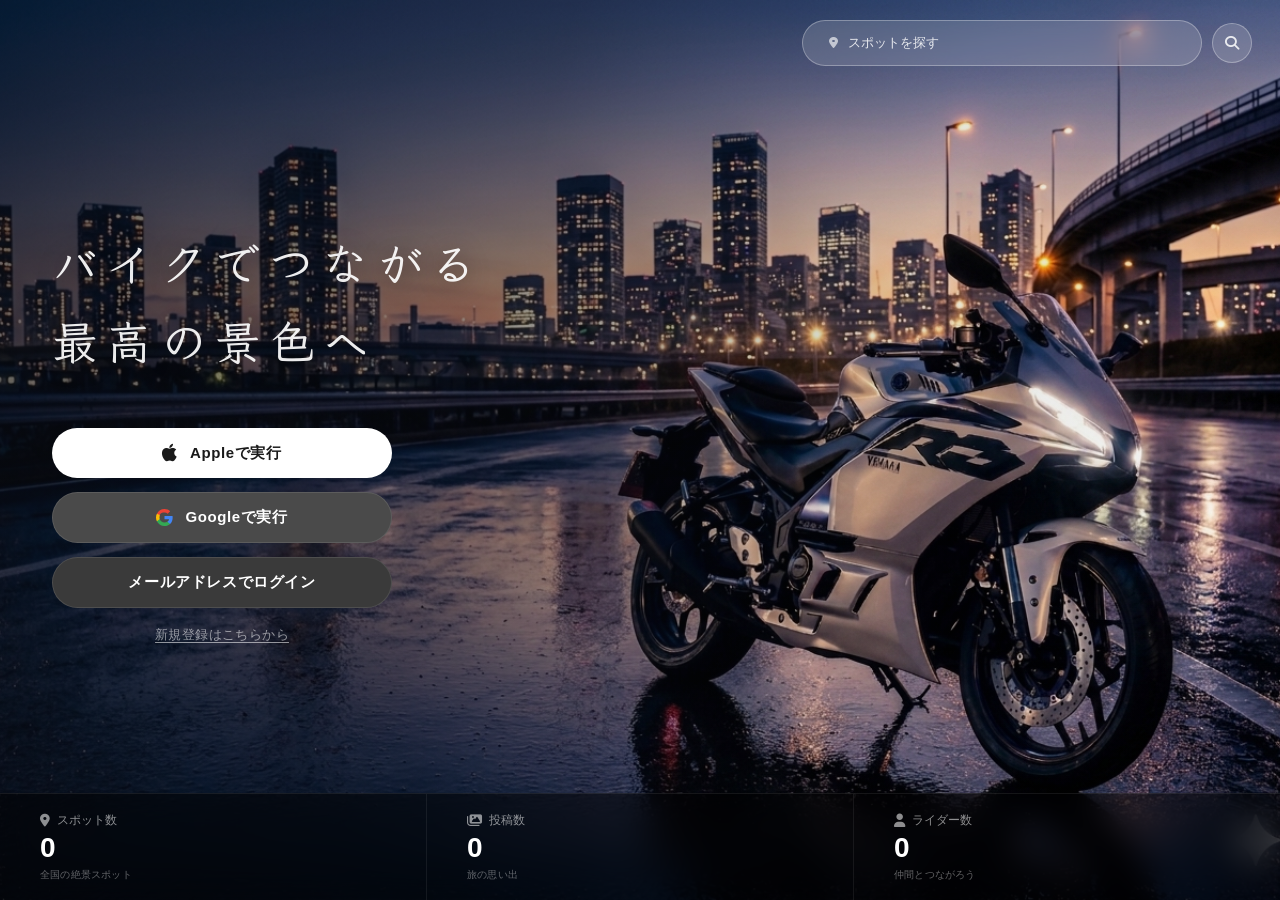
<file: index.html>
<!DOCTYPE html>
<html lang="ja">
<head>
  <meta charset="UTF-8">
  <meta name="viewport" content="width=device-width, initial-scale=1.0">
  <title>ログイン | すきまけしき</title>
  <link rel="preconnect" href="https://fonts.googleapis.com">
  <link href="https://fonts.googleapis.com/css2?family=Klee+One:wght@400;600&display=swap" rel="stylesheet">
  <link rel="stylesheet" href="css/fa/all.min.css">
  <link rel="stylesheet" href="css/base.css">
  <link rel="stylesheet" href="css/login.css">
</head>
<body>

<div id="login-page" class="page active">
  <div class="login-bg"></div>
  <div class="login-overlay"></div>
  <div class="bike-center">
    <img src="images/icon.png" alt="" class="login-icon">
  </div>

  <header class="login-header">
    <a class="logo" href="index.html">
    </a>
    <div class="search-area">
      <div class="search-bar">
        <i class="fa fa-map-marker-alt"></i>
        <span>スポットを探す</span>
      </div>
      <button class="search-btn"><i class="fa fa-search"></i></button>
    </div>
  </header>

  <div class="login-content">
    <h1 class="hero-text">バイクでつながる<br>最高の景色へ</h1>

    <div class="auth-buttons">
      <button class="btn-auth btn-apple" onclick="goHome()">
        <i class="fab fa-apple"></i> Appleで実行
      </button>
      <button class="btn-auth btn-google" onclick="goHome()">
        <svg width="17" height="17" viewBox="0 0 18 18" style="flex-shrink:0">
          <path fill="#4285F4" d="M17.64 9.2c0-.637-.057-1.251-.164-1.84H9v3.481h4.844a4.14 4.14 0 0 1-1.796 2.716v2.259h2.908c1.702-1.567 2.684-3.875 2.684-6.615z"/>
          <path fill="#34A853" d="M9 18c2.43 0 4.467-.806 5.956-2.184l-2.908-2.259c-.806.54-1.837.86-3.048.86-2.344 0-4.328-1.584-5.036-3.711H.957v2.332A8.997 8.997 0 0 0 9 18z"/>
          <path fill="#FBBC05" d="M3.964 10.706A5.41 5.41 0 0 1 3.682 9c0-.593.102-1.17.282-1.706V4.962H.957A8.996 8.996 0 0 0 0 9c0 1.452.348 2.827.957 4.038l3.007-2.332z"/>
          <path fill="#EA4335" d="M9 3.58c1.321 0 2.508.454 3.44 1.345l2.582-2.58C13.463.891 11.426 0 9 0A8.997 8.997 0 0 0 .957 4.962L3.964 6.294C4.672 4.169 6.656 3.58 9 3.58z"/>
        </svg>
        Googleで実行
      </button>
      <button class="btn-auth btn-email" onclick="goHome()">
        メールアドレスでログイン
      </button>
      <button class="btn-link" onclick="window.location.href='pages/signup.html'">新規登録はこちらから</button>
    </div>
  </div>

  <div class="stats-bar">
    <div class="stat-item">
      <div class="stat-head"><i class="fa fa-map-marker-alt"></i><span>スポット数</span></div>
      <div class="stat-number" data-target="2434">0</div>
      <div class="stat-sub">全国の絶景スポット</div>
    </div>
    <div class="stat-item">
      <div class="stat-head"><i class="fa fa-images"></i><span>投稿数</span></div>
      <div class="stat-number" data-target="16384">0</div>
      <div class="stat-sub">旅の思い出</div>
    </div>
    <div class="stat-item">
      <div class="stat-head"><i class="fa fa-user"></i><span>ライダー数</span></div>
      <div class="stat-number" data-target="8192">0</div>
      <div class="stat-sub">仲間とつながろう</div>
    </div>
  </div>
</div>

<script>
  document.querySelectorAll('.btn-auth').forEach(btn => {
    btn.addEventListener('click', function(e) {
      const r = document.createElement('span');
      r.className = 'ripple';
      const rect = this.getBoundingClientRect();
      const size = Math.max(rect.width, rect.height);
      r.style.cssText = `width:${size}px;height:${size}px;left:${e.clientX-rect.left-size/2}px;top:${e.clientY-rect.top-size/2}px`;
      this.appendChild(r);
      r.addEventListener('animationend', () => r.remove());
    });
  });

  function countUp(el, target, duration) {
    const fmt = { 2434:'2,434+', 16384:'16,384+', 8192:'8,192+' };
    let start = null;
    function step(ts) {
      if (!start) start = ts;
      const p = Math.min((ts - start) / duration, 1);
      el.textContent = Math.floor((1 - Math.pow(1 - p, 3)) * target).toLocaleString() + '+';
      if (p < 1) requestAnimationFrame(step);
      else el.textContent = fmt[target] || target.toLocaleString() + '+';
    }
    requestAnimationFrame(step);
  }

  function goHome() {
    document.getElementById('login-page').style.transition = 'opacity 0.4s ease';
    document.getElementById('login-page').style.opacity = '0';
    setTimeout(() => { window.location.href = 'pages/home.html'; }, 400);
  }

  window.addEventListener('load', () => {
    setTimeout(() => {
      document.querySelectorAll('.stat-number[data-target]').forEach(el => {
        countUp(el, parseInt(el.dataset.target), 1800);
      });
    }, 1000);
  });
</script>
</body>
</html>
</file>
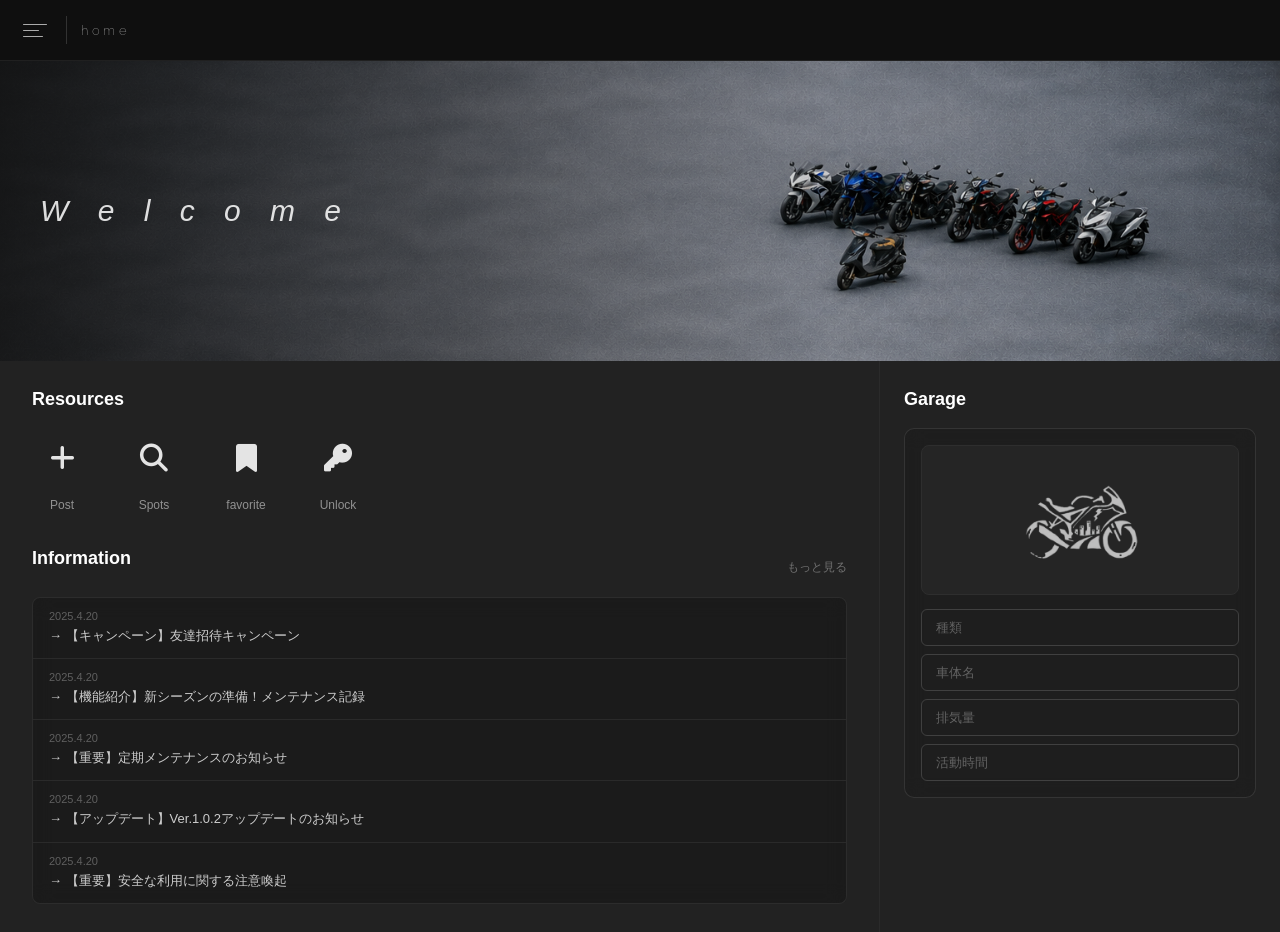
<file: pages/home.html>
<!DOCTYPE html>
<html lang="ja">
<head>
  <meta charset="UTF-8">
  <meta name="viewport" content="width=device-width, initial-scale=1.0">
  <title>すきまけしき</title>
  <link rel="stylesheet" href="../css/fa/all.min.css">
  <link rel="stylesheet" href="../css/base.css">
  <link rel="stylesheet" href="../css/home.css">
</head>
<body>

<!-- ===== DRAWER ===== -->
<div class="drawer-overlay" id="drawerOverlay" onclick="closeDrawer()"></div>
<nav class="drawer" id="drawer">
  <div class="drawer-logo">
    <img src="../images/icon.png" alt="">
    <div class="logo-name">sukima</div>
    <div class="logo-sub">すきまけしき</div>
  </div>
  <div class="drawer-menu">
    <a href="home.html" class="active"><i class="fa fa-home"></i> home</a>
    <a href="main.html"><i class="fa fa-search"></i> spots</a>
    <a href="post.html"><i class="fa fa-plus"></i> post</a>
    <a href="fav.html"><i class="fa fa-bookmark"></i> favorite</a>
    <a href="map.html"><i class="fa fa-unlock-alt"></i> unlock</a>
    <div class="drawer-spacer"></div>
    <a href="#"><i class="fa fa-cog"></i> settings</a>
  </div>
</nav>

<!-- ===== HOME PAGE ===== -->
<div id="home-page" class="page active">
  <header class="home-header">
    <button class="hamburger" onclick="openDrawer()"><span></span><span></span><span></span></button>
    <div class="header-divider"></div>
    <span class="region-badge">home</span>
  </header>

  <div class="welcome-banner">
    <img class="banner-img" src="../images/small.png" alt="">
    <div class="banner-grad"></div>
    <div class="welcome-text">W e l c o m e</div>
  </div>

  <div class="home-body">
    <div class="left-col">

      <!-- Resources -->
      <div class="resources-section">
        <div class="section-title">Resources</div>
        <div class="resources-row">
          <a class="res-item" href="post.html">
            <div class="res-icon"><i class="fa fa-plus"></i></div>
            <span class="res-label">Post</span>
          </a>
          <a class="res-item" href="main.html">
            <div class="res-icon"><i class="fa fa-search"></i></div>
            <span class="res-label">Spots</span>
          </a>
          <a class="res-item" href="#">
            <div class="res-icon"><i class="fa fa-bookmark"></i></div>
            <span class="res-label">favorite</span>
          </a>
          <a class="res-item" href="map.html">
            <div class="res-icon"><i class="fa fa-key"></i></div>
            <span class="res-label">Unlock</span>
          </a>
        </div>
      </div>

      <!-- Information -->
      <div class="info-section">
        <div class="info-head">
          <div class="section-title">Information</div>
          <span class="info-more">もっと見る</span>
        </div>
        <div class="info-list">
          <div class="info-row">
            <div class="info-date">2025.4.20</div>
            <div class="info-title">→ 【キャンペーン】友達招待キャンペーン</div>
          </div>
          <div class="info-row">
            <div class="info-date">2025.4.20</div>
            <div class="info-title">→ 【機能紹介】新シーズンの準備！メンテナンス記録</div>
          </div>
          <div class="info-row">
            <div class="info-date">2025.4.20</div>
            <div class="info-title">→ 【重要】定期メンテナンスのお知らせ</div>
          </div>
          <div class="info-row">
            <div class="info-date">2025.4.20</div>
            <div class="info-title">→ 【アップデート】Ver.1.0.2アップデートのお知らせ</div>
          </div>
          <div class="info-row">
            <div class="info-date">2025.4.20</div>
            <div class="info-title">→ 【重要】安全な利用に関する注意喚起</div>
          </div>
        </div>
      </div>

    </div>

    <!-- Garage -->
    <div class="right-col">
      <div class="section-title">Garage</div>
      <div class="garage-card">
        <div class="garage-bike-wrap">
          <img src="../images/icon.png" alt="バイク">
        </div>
        <div class="garage-fields">
          <input class="garage-input" type="text" placeholder="種類">
          <input class="garage-input" type="text" placeholder="車体名">
          <input class="garage-input" type="text" placeholder="排気量">
          <input class="garage-input" type="text" placeholder="活動時間">
        </div>
      </div>
    </div>
  </div>
</div>

<script>
  function openDrawer() {
    document.getElementById('drawer').classList.add('open');
    document.getElementById('drawerOverlay').classList.add('open');
  }

  function closeDrawer() {
    document.getElementById('drawer').classList.remove('open');
    document.getElementById('drawerOverlay').classList.remove('open');
  }

  window.addEventListener('load', () => {
    document.querySelectorAll('.info-row').forEach((row, i) => {
      setTimeout(() => row.classList.add('visible'), i * 80);
    });
  });
</script>
</body>
</html>
</file>
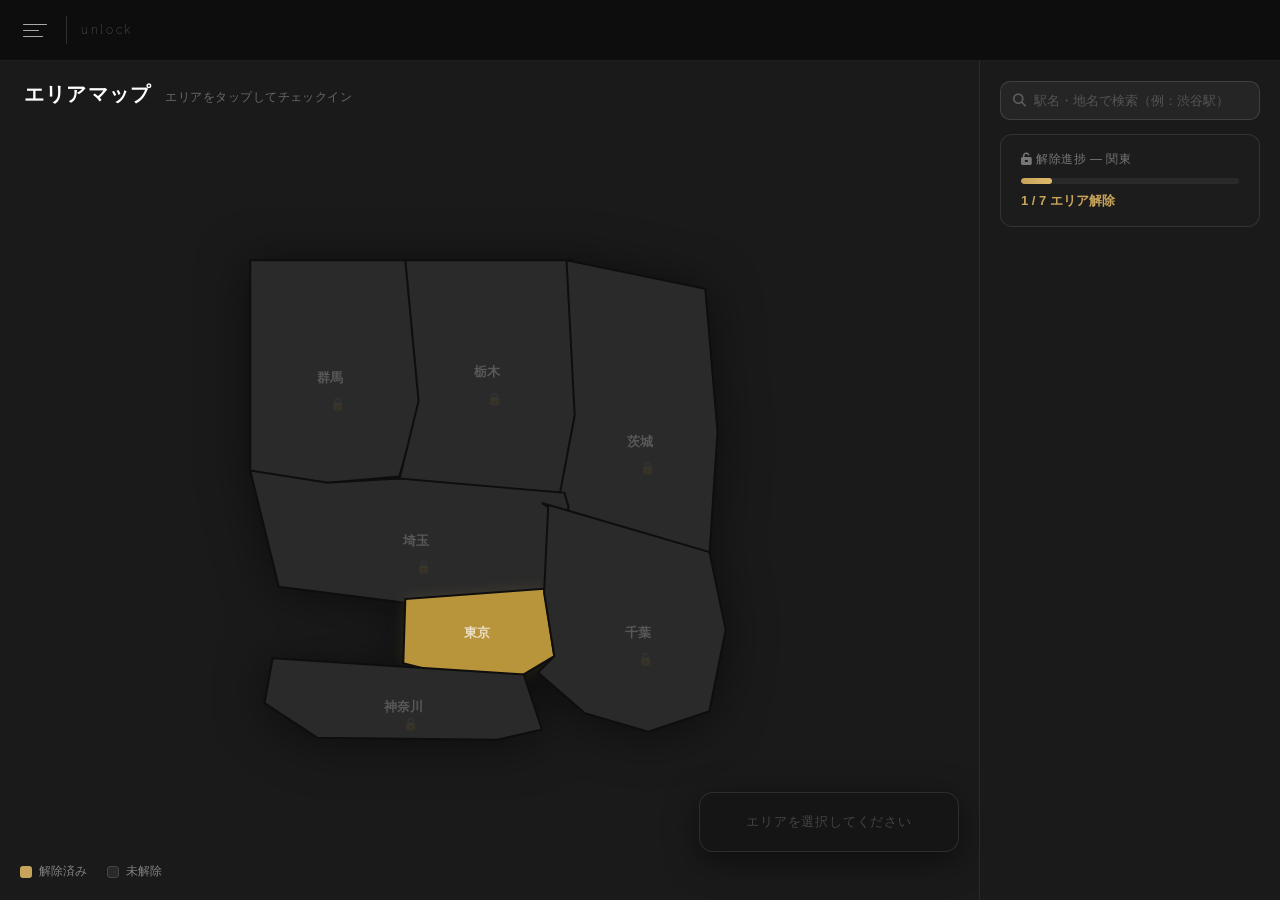
<file: pages/map.html>
<!DOCTYPE html>
<html lang="ja">
<head>
  <meta charset="UTF-8">
  <meta name="viewport" content="width=device-width, initial-scale=1.0">
  <title>すきまけしき</title>
  <link rel="stylesheet" href="../css/fa/all.min.css">
  <link rel="stylesheet" href="../css/base.css">
  <link rel="stylesheet" href="../css/home.css">
  <link rel="stylesheet" href="../css/map.css">
</head>
<body>

<!-- ===== DRAWER ===== -->
<div class="drawer-overlay" id="drawerOverlay" onclick="closeDrawer()"></div>
<nav class="drawer" id="drawer">
  <div class="drawer-logo">
    <img src="../images/icon.png" alt="">
    <div class="logo-name">sukima</div>
    <div class="logo-sub">すきまけしき</div>
  </div>
  <div class="drawer-menu">
    <a href="home.html"><i class="fa fa-home"></i> home</a>
    <a href="main.html"><i class="fa fa-search"></i> spots</a>
    <a href="post.html"><i class="fa fa-plus"></i> post</a>
    <a href="fav.html"><i class="fa fa-bookmark"></i> favorite</a>
    <a href="map.html" class="active"><i class="fa fa-unlock-alt"></i> unlock</a>
    <div class="drawer-spacer"></div>
    <a href="#"><i class="fa fa-cog"></i> settings</a>
  </div>
</nav>

<!-- ===== MAP PAGE ===== -->
<div id="map-page" class="page active">

  <header class="home-header">
    <button class="hamburger" onclick="openDrawer()"><span></span><span></span><span></span></button>
    <div class="header-divider"></div>
    <span class="region-badge page-label">unlock</span>
  </header>

  <div class="map-body">

    <!-- 左：SVGマップ -->
    <div class="map-col">
      <div class="map-title-row">
        <h2 class="map-heading">エリアマップ</h2>
        <span class="map-sub">エリアをタップしてチェックイン</span>
      </div>

      <div class="map-svg-wrap">
        <!--
          関東7都県 SVG マップ
          ViewBox: 0 0 490 490
          座標は地理的位置を近似した簡略化ポリゴン
        -->
        <svg viewBox="0 0 490 490" class="kanto-map" id="kantoMap">
          <defs>
            <!-- ロック済みのハッチパターン -->
            <pattern id="lockPattern" width="8" height="8" patternUnits="userSpaceOnUse" patternTransform="rotate(45)">
              <line x1="0" y1="0" x2="0" y2="8" stroke="rgba(255,255,255,0.04)" stroke-width="3"/>
            </pattern>
          </defs>

          <!-- 群馬県 -->
          <g class="pref-group" data-id="gunma" onclick="selectPref('gunma')">
            <polygon
              id="path-gunma"
              class="pref-path locked"
              points="10,10 165,10 178,148 156,222 86,228 10,218"
            />
            <text class="pref-label locked-label" id="label-gunma" x="88" y="125">
              <tspan x="88" dy="0">群馬</tspan>
            </text>
            <text class="lock-icon" id="lock-gunma" x="88" y="155">🔒</text>
          </g>

          <!-- 栃木県 -->
          <g class="pref-group" data-id="tochigi" onclick="selectPref('tochigi')">
            <polygon
              id="path-tochigi"
              class="pref-path locked"
              points="162,10 326,10 334,162 318,238 156,226 175,148"
            />
            <text class="pref-label locked-label" id="label-tochigi" x="242" y="120">
              <tspan x="242" dy="0">栃木</tspan>
            </text>
            <text class="lock-icon" id="lock-tochigi" x="242" y="150">🔒</text>
          </g>

          <!-- 茨城県 -->
          <g class="pref-group" data-id="ibaraki" onclick="selectPref('ibaraki')">
            <polygon
              id="path-ibaraki"
              class="pref-path locked"
              points="320,10 456,38 468,178 460,300 408,332 346,332 303,250 314,236 328,162"
            />
            <text class="pref-label locked-label" id="label-ibaraki" x="392" y="188">
              <tspan x="392" dy="0">茨城</tspan>
            </text>
            <text class="lock-icon" id="lock-ibaraki" x="392" y="218">🔒</text>
          </g>

          <!-- 埼玉県 -->
          <g class="pref-group" data-id="saitama" onclick="selectPref('saitama')">
            <polygon
              id="path-saitama"
              class="pref-path locked"
              points="10,216 86,228 156,224 318,238 322,252 298,336 164,346 38,330"
            />
            <text class="pref-label locked-label" id="label-saitama" x="172" y="285">
              <tspan x="172" dy="0">埼玉</tspan>
            </text>
            <text class="lock-icon" id="lock-saitama" x="172" y="315">🔒</text>
          </g>

          <!-- 東京都（初期解除済み） -->
          <g class="pref-group" data-id="tokyo" onclick="selectPref('tokyo')">
            <polygon
              id="path-tokyo"
              class="pref-path unlocked"
              style="fill:#b8943a"
              points="162,342 298,332 308,398 278,416 226,422 160,405"
            />
            <text class="pref-label" id="label-tokyo" x="232" y="375">
              <tspan x="232" dy="0">東京</tspan>
            </text>
          </g>

          <!-- 千葉県 -->
          <g class="pref-group" data-id="chiba" onclick="selectPref('chiba')">
            <polygon
              id="path-chiba"
              class="pref-path locked"
              points="296,248 460,296 476,372 460,452 400,472 338,454 292,414 308,398 298,336 302,252"
            />
            <text class="pref-label locked-label" id="label-chiba" x="390" y="375">
              <tspan x="390" dy="0">千葉</tspan>
            </text>
            <text class="lock-icon" id="lock-chiba" x="390" y="405">🔒</text>
          </g>

          <!-- 神奈川県 -->
          <g class="pref-group" data-id="kanagawa" onclick="selectPref('kanagawa')">
            <polygon
              id="path-kanagawa"
              class="pref-path locked"
              points="32,400 278,416 296,470 252,480 76,478 24,444"
            />
            <text class="pref-label locked-label" id="label-kanagawa" x="160" y="448">
              <tspan x="160" dy="0">神奈川</tspan>
            </text>
            <text class="lock-icon" id="lock-kanagawa" x="160" y="468">🔒</text>
          </g>
        </svg>
      </div>

      <!-- 凡例 -->
      <div class="map-legend">
        <span class="legend-item">
          <span class="legend-dot unlocked"></span>解除済み
        </span>
        <span class="legend-item">
          <span class="legend-dot locked"></span>未解除
        </span>
      </div>

      <!-- 都県パネル（マップ右下オーバーレイ） -->
      <div class="pref-panel" id="prefPanel">
        <div class="pref-select-hint" id="selectHint">
          エリアを選択してください
        </div>

        <!-- 都県情報（JS で表示切替） -->
        <div id="prefDetail" style="display:none; flex-direction:column; gap:16px;">

          <div class="pref-header">
            <div class="pref-name" id="detailName">—</div>
            <div class="pref-status" id="detailStatus">—</div>
          </div>

          <div class="pref-stats">
            <div class="stat-cell" id="statSpots">
              <div class="stat-cell-label"><i class="fa fa-map-marker-alt"></i> スポット数</div>
              <div class="stat-cell-value" id="valSpots">—</div>
            </div>
            <div class="stat-cell" id="statPosts">
              <div class="stat-cell-label"><i class="fa fa-images"></i> 投稿数</div>
              <div class="stat-cell-value" id="valPosts">—</div>
            </div>
            <div class="stat-cell" id="statRiders">
              <div class="stat-cell-label"><i class="fa fa-user"></i> ライダー数</div>
              <div class="stat-cell-value" id="valRiders">—</div>
            </div>
            <div class="stat-cell" id="statRoutes">
              <div class="stat-cell-label"><i class="fa fa-route"></i> ルート数</div>
              <div class="stat-cell-value" id="valRoutes">—</div>
            </div>
          </div>

          <button class="btn-checkin" id="btnCheckin" onclick="doCheckin()">
            <i class="fa fa-location-arrow" id="checkinIcon"></i>
            <span id="checkinLabel">チェックイン</span>
          </button>

          <div class="checkin-date" id="checkinDate"></div>
        </div>
      </div>

    </div>

    <!-- 右：情報パネル -->
    <div class="info-col">

      <!-- 駅名・地名検索 -->
      <div class="area-search-wrap">
        <div class="area-search-bar" id="areaSearchBar">
          <i class="fa fa-search area-search-icon"></i>
          <input class="area-search-input" id="areaSearchInput" type="text"
                 placeholder="駅名・地名で検索（例：渋谷駅）"
                 oninput="onAreaSearchInput()"
                 onkeydown="if(event.key==='Enter'){event.preventDefault();doAreaSearch();}">
          <button class="area-search-clear" id="areaSearchClear" onclick="clearAreaSearch()" style="display:none;">
            <i class="fa fa-times"></i>
          </button>
        </div>
        <div class="area-suggestions" id="areaSuggestions"></div>
      </div>

      <!-- 解除進捗 -->
      <div class="unlock-progress">
        <div class="progress-label"><i class="fa fa-unlock-alt"></i> 解除進捗 — 関東</div>
        <div class="progress-bar-wrap">
          <div class="progress-bar-fill" id="progressFill" style="width:0%"></div>
        </div>
        <div class="progress-text" id="progressText">0 / 7 エリア解除</div>
      </div>

    </div>
  </div>
</div>

<!-- トースト通知 -->
<div class="unlock-toast" id="unlockToast"></div>

<script>
/* =====================================================
   データ定義
   ===================================================== */
const PREF_DATA = {
  gunma:    { name:'群馬県',  spots:143, posts:1089, riders:1567, routes:48,  color:'#3d5a6e' },
  tochigi:  { name:'栃木県',  spots:112, posts:845,  riders:1389, routes:38,  color:'#3d6e5a' },
  ibaraki:  { name:'茨城県',  spots:98,  posts:734,  riders:1203, routes:32,  color:'#5a6e3d' },
  saitama:  { name:'埼玉県',  spots:134, posts:987,  riders:1654, routes:44,  color:'#6e5a3d' },
  tokyo:    { name:'東京都',  spots:245, posts:1832,  riders:3241, routes:86,  color:'#b8943a' },
  chiba:    { name:'千葉県',  spots:156, posts:1124,  riders:1872, routes:52,  color:'#5a3d6e' },
  kanagawa: { name:'神奈川県', spots:189, posts:1456,  riders:2103, routes:62,  color:'#3d4d6e' },
};

const STORAGE_KEY = 'sk_unlocked';
const CHECKIN_KEY = 'sk_checkins';

/* =====================================================
   状態管理
   ===================================================== */
let selectedId = null;

function loadUnlocked() {
  try {
    return JSON.parse(localStorage.getItem(STORAGE_KEY)) || ['tokyo'];
  } catch { return ['tokyo']; }
}

function saveUnlocked(list) {
  localStorage.setItem(STORAGE_KEY, JSON.stringify(list));
}

function loadCheckins() {
  try {
    return JSON.parse(localStorage.getItem(CHECKIN_KEY)) || {};
  } catch { return {}; }
}

function saveCheckin(id) {
  const checkins = loadCheckins();
  checkins[id] = new Date().toLocaleDateString('ja-JP', {
    year:'numeric', month:'2-digit', day:'2-digit'
  });
  localStorage.setItem(CHECKIN_KEY, JSON.stringify(checkins));
}

/* =====================================================
   マップ描画
   ===================================================== */
function renderMap() {
  const unlocked = loadUnlocked();

  Object.keys(PREF_DATA).forEach(id => {
    const path  = document.getElementById('path-' + id);
    const label = document.getElementById('label-' + id);
    const lock  = document.getElementById('lock-' + id);

    if (!path) return;
    const isUnlocked = unlocked.includes(id);

    if (isUnlocked) {
      path.classList.remove('locked');
      path.classList.add('unlocked');
      path.style.fill = PREF_DATA[id].color;
      if (label) {
        label.classList.remove('locked-label');
      }
      if (lock) lock.style.display = 'none';
    } else {
      path.classList.add('locked');
      path.classList.remove('unlocked');
      path.style.fill = '';
      if (label) label.classList.add('locked-label');
      if (lock) lock.style.display = '';
    }

    // 選択状態
    if (id === selectedId) {
      path.classList.add('selected');
    } else {
      path.classList.remove('selected');
    }
  });

  updateProgress();
}

/* =====================================================
   進捗バー
   ===================================================== */
function updateProgress() {
  const unlocked = loadUnlocked();
  const count = unlocked.length;
  const total = Object.keys(PREF_DATA).length;
  const pct   = Math.round(count / total * 100);

  document.getElementById('progressFill').style.width = pct + '%';
  document.getElementById('progressText').textContent =
    count + ' / ' + total + ' エリア解除';
}

/* =====================================================
   エリア選択
   ===================================================== */
function selectPref(id) {
  selectedId = id;
  renderMap();
  showDetail(id);
}

function showDetail(id) {
  const data     = PREF_DATA[id];
  const unlocked = loadUnlocked();
  const checkins = loadCheckins();
  const isUnlocked = unlocked.includes(id);

  document.getElementById('selectHint').style.display  = 'none';
  const detail = document.getElementById('prefDetail');
  detail.style.display = 'flex';

  // 名前
  document.getElementById('detailName').textContent = data.name;

  // ステータスバッジ
  const statusEl = document.getElementById('detailStatus');
  if (isUnlocked) {
    statusEl.className = 'pref-status unlocked';
    statusEl.innerHTML = '<i class="fa fa-check"></i> 解除済み';
  } else {
    statusEl.className = 'pref-status locked';
    statusEl.innerHTML = '<i class="fa fa-lock"></i> 未解除';
  }

  // 統計（未解除はぼかす）
  const blur = !isUnlocked;
  ['Spots','Posts','Riders','Routes'].forEach(k => {
    document.getElementById('stat' + k).classList.toggle('blurred', blur);
  });
  document.getElementById('valSpots').textContent  = data.spots.toLocaleString();
  document.getElementById('valPosts').textContent  = data.posts.toLocaleString();
  document.getElementById('valRiders').textContent = data.riders.toLocaleString();
  document.getElementById('valRoutes').textContent = data.routes.toLocaleString();

  // チェックインボタン
  const btn   = document.getElementById('btnCheckin');
  const icon  = document.getElementById('checkinIcon');
  const label = document.getElementById('checkinLabel');
  const dateEl= document.getElementById('checkinDate');

  if (isUnlocked) {
    btn.className = 'btn-checkin done';
    icon.className = 'fa fa-check';
    label.textContent = 'チェックイン済み';
    btn.disabled = true;
    if (checkins[id]) {
      dateEl.textContent = 'チェックイン日: ' + checkins[id];
    } else {
      dateEl.textContent = '';
    }
  } else {
    btn.className = 'btn-checkin available';
    btn.disabled = false;
    icon.className = 'fa fa-location-arrow';
    label.textContent = 'このエリアにチェックイン';
    dateEl.textContent = '';
  }
}

/* =====================================================
   チェックイン（解除）
   ===================================================== */
function doCheckin() {
  if (!selectedId) return;
  const unlocked = loadUnlocked();
  if (unlocked.includes(selectedId)) return;

  // 解除処理
  unlocked.push(selectedId);
  saveUnlocked(unlocked);
  saveCheckin(selectedId);

  // アニメーション
  const path = document.getElementById('path-' + selectedId);
  if (path) {
    path.classList.add('unlocking');
    setTimeout(() => path.classList.remove('unlocking'), 1200);
  }

  // 画面更新
  renderMap();
  showDetail(selectedId);
  showToast('🎉 ' + PREF_DATA[selectedId].name + ' を解除しました！');
}

/* =====================================================
   トースト通知
   ===================================================== */
function showToast(msg) {
  const toast = document.getElementById('unlockToast');
  toast.textContent = msg;
  toast.classList.add('show');
  setTimeout(() => toast.classList.remove('show'), 3000);
}

/* =====================================================
   駅名・地名検索
   ===================================================== */

/* 都県の大まかなバウンディングボックス [南, 北, 西, 東] */
const PREF_BOUNDS = {
  tokyo:    [35.50, 35.90, 138.94, 139.92],
  kanagawa: [35.10, 35.70, 138.94, 139.78],
  saitama:  [35.75, 36.35, 138.72, 139.92],
  chiba:    [34.90, 36.10, 139.72, 140.92],
  ibaraki:  [35.72, 36.85, 139.67, 140.92],
  tochigi:  [36.18, 37.20, 139.32, 140.34],
  gunma:    [36.10, 37.00, 138.40, 139.55],
};

function detectPref(lat, lng) {
  for (const [id, [s, n, w, e]] of Object.entries(PREF_BOUNDS)) {
    if (lat >= s && lat <= n && lng >= w && lng <= e) return id;
  }
  return null;
}

let areaSearchTimer = null;

function onAreaSearchInput() {
  const val = document.getElementById('areaSearchInput').value.trim();
  document.getElementById('areaSearchClear').style.display = val ? '' : 'none';
  clearTimeout(areaSearchTimer);
  if (!val) { closeAreaSuggestions(); return; }
  areaSearchTimer = setTimeout(() => fetchAreaSuggestions(val), 300);
}

async function fetchAreaSuggestions(query) {
  try {
    const url = `https://nominatim.openstreetmap.org/search?q=${encodeURIComponent(query)}&format=json&limit=5&countrycodes=jp&accept-language=ja`;
    const res  = await fetch(url);
    const data = await res.json();
    renderAreaSuggestions(data);
  } catch {
    closeAreaSuggestions();
  }
}

function renderAreaSuggestions(results) {
  const box = document.getElementById('areaSuggestions');
  if (!results.length) {
    box.innerHTML = '<div class="area-sug-empty">候補が見つかりませんでした</div>';
    box.classList.add('open');
    return;
  }
  box.innerHTML = results.map(r => {
    const parts  = r.display_name.split(',');
    const name   = parts[0].trim();
    const detail = parts.slice(1, 3).join(',').trim();
    return `
      <div class="area-sug-item" onclick="selectAreaSuggestion(${r.lat}, ${r.lon}, '${name.replace(/'/g,"\\'")}')">
        <i class="fa fa-map-marker-alt area-sug-icon"></i>
        <div>
          <div class="area-sug-name">${name}</div>
          <div class="area-sug-detail">${detail}</div>
        </div>
      </div>`;
  }).join('');
  box.classList.add('open');
}

function selectAreaSuggestion(lat, lng, name) {
  closeAreaSuggestions();
  document.getElementById('areaSearchInput').value = name;
  document.getElementById('areaSearchClear').style.display = '';

  const prefId = detectPref(parseFloat(lat), parseFloat(lng));
  if (prefId) {
    selectPref(prefId);
    showToast(`📍 ${name} → ${PREF_DATA[prefId].name}`);
  } else {
    showToast('関東エリア外の場所です');
  }
}

function doAreaSearch() {
  const query = document.getElementById('areaSearchInput').value.trim();
  if (query) fetchAreaSuggestions(query);
}

function clearAreaSearch() {
  document.getElementById('areaSearchInput').value = '';
  document.getElementById('areaSearchClear').style.display = 'none';
  closeAreaSuggestions();
}

function closeAreaSuggestions() {
  document.getElementById('areaSuggestions').classList.remove('open');
}

document.addEventListener('click', e => {
  if (!e.target.closest('#areaSuggestions') && !e.target.closest('#areaSearchBar')) {
    closeAreaSuggestions();
  }
});

/* =====================================================
   ドロワー
   ===================================================== */
function openDrawer() {
  document.getElementById('drawer').classList.add('open');
  document.getElementById('drawerOverlay').classList.add('open');
}
function closeDrawer() {
  document.getElementById('drawer').classList.remove('open');
  document.getElementById('drawerOverlay').classList.remove('open');
}

/* =====================================================
   初期化
   ===================================================== */
window.addEventListener('load', () => {
  renderMap();

  // ドロワーのアクティブリンク
  document.querySelectorAll('.drawer-menu a').forEach(a => {
    if (a.href === location.href) a.classList.add('active');
  });
});
</script>
</body>
</html>
</file>
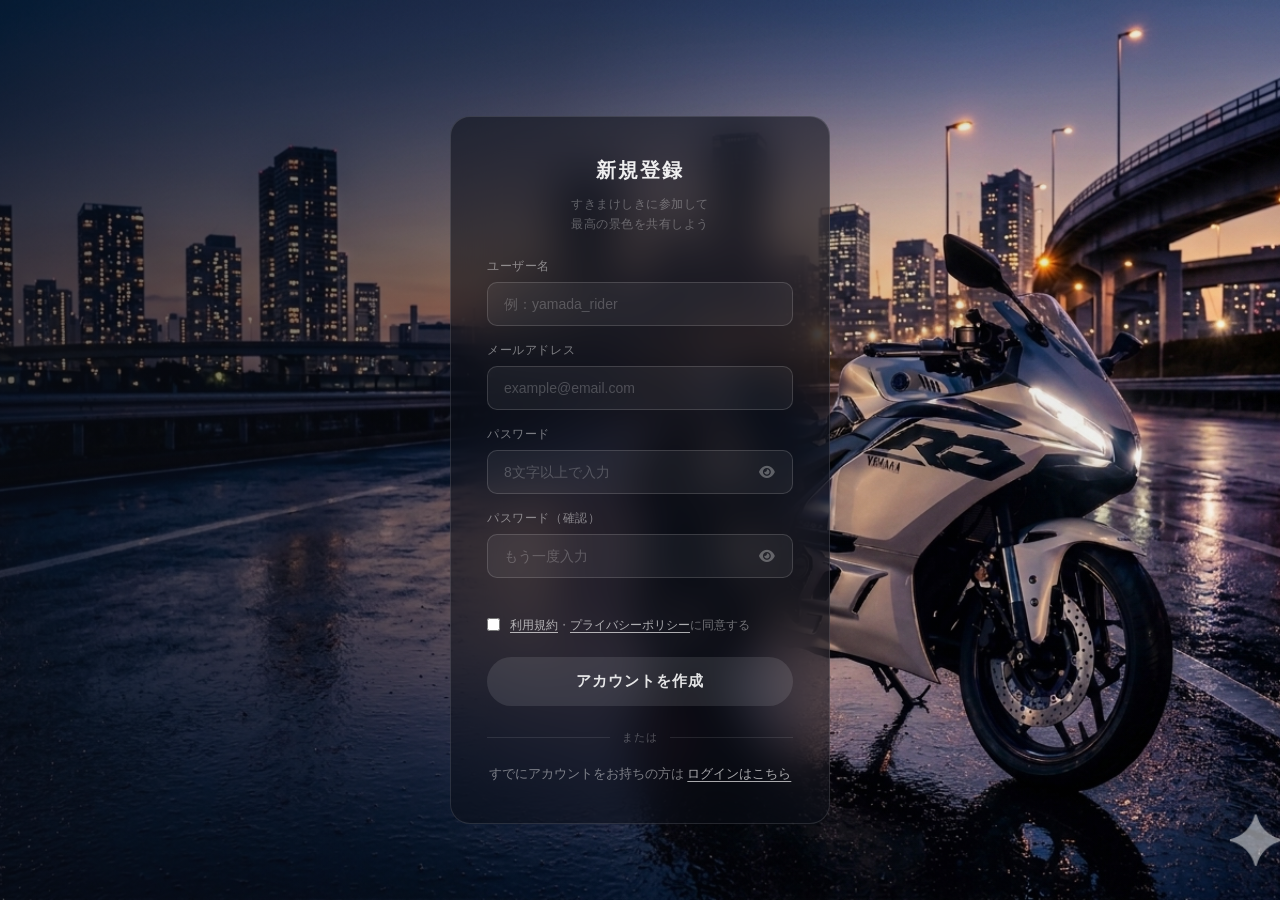
<file: pages/signup.html>
<!DOCTYPE html>
<html lang="ja">
<head>
  <meta charset="UTF-8">
  <meta name="viewport" content="width=device-width, initial-scale=1.0">
  <title>新規登録 | すきまけしき</title>
  <link rel="preconnect" href="https://fonts.googleapis.com">
  <link href="https://fonts.googleapis.com/css2?family=Klee+One:wght@400;600&display=swap" rel="stylesheet">
  <link rel="stylesheet" href="../css/fa/all.min.css">
  <link rel="stylesheet" href="../css/base.css">
  <link rel="stylesheet" href="../css/login.css">
  <link rel="stylesheet" href="../css/signin.css">
</head>
<body>

<div id="signin-page" class="page active signin-page">

  <!-- 背景 -->
  <div class="login-bg"></div>
  <div class="login-overlay"></div>

  <!-- 登録カード -->
  <div class="signin-wrap">
    <div class="signin-card">

      <h2 class="signin-title">新規登録</h2>
      <p class="signin-sub">すきまけしきに参加して<br>最高の景色を共有しよう</p>

      <form onsubmit="return false">

        <!-- ユーザー名 -->
        <div class="form-group">
          <label class="form-label" for="username">ユーザー名</label>
          <input
            class="form-input"
            type="text"
            id="username"
            placeholder="例：yamada_rider"
            autocomplete="username"
            required
          >
        </div>

        <!-- メールアドレス -->
        <div class="form-group">
          <label class="form-label" for="email">メールアドレス</label>
          <input
            class="form-input"
            type="email"
            id="email"
            placeholder="example@email.com"
            autocomplete="email"
            required
          >
        </div>

        <!-- パスワード -->
        <div class="form-group">
          <label class="form-label" for="password">パスワード</label>
          <div class="input-wrap">
            <input
              class="form-input"
              type="password"
              id="password"
              placeholder="8文字以上で入力"
              autocomplete="new-password"
              required
            >
            <button type="button" class="toggle-pw" onclick="togglePassword('password','pw-icon')" aria-label="パスワード表示切替">
              <i class="fa fa-eye" id="pw-icon"></i>
            </button>
          </div>
        </div>

        <!-- パスワード確認 -->
        <div class="form-group">
          <label class="form-label" for="password2">パスワード（確認）</label>
          <div class="input-wrap">
            <input
              class="form-input"
              type="password"
              id="password2"
              placeholder="もう一度入力"
              autocomplete="new-password"
              required
            >
            <button type="button" class="toggle-pw" onclick="togglePassword('password2','pw2-icon')" aria-label="パスワード表示切替">
              <i class="fa fa-eye" id="pw2-icon"></i>
            </button>
          </div>
          <div class="pw-match-msg" id="pwMatchMsg"></div>
        </div>

        <!-- 利用規約 -->
        <label class="terms-check">
          <input type="checkbox" id="termsCheck">
          <span><a href="#" class="terms-link">利用規約</a>・<a href="#" class="terms-link">プライバシーポリシー</a>に同意する</span>
        </label>

        <!-- 登録ボタン -->
        <button type="submit" class="btn-signin" onclick="doRegister()">
          アカウントを作成
        </button>
      </form>

      <!-- 区切り -->
      <div class="signin-divider"><span>または</span></div>

      <!-- ログインリンク -->
      <p class="signup-link">
        すでにアカウントをお持ちの方は
        <a href="../index.html">ログインはこちら</a>
      </p>

    </div>
  </div>

</div>

<script>
  function togglePassword(inputId, iconId) {
    const input = document.getElementById(inputId);
    const icon  = document.getElementById(iconId);
    if (input.type === 'password') {
      input.type = 'text';
      icon.classList.replace('fa-eye', 'fa-eye-slash');
    } else {
      input.type = 'password';
      icon.classList.replace('fa-eye-slash', 'fa-eye');
    }
  }

  document.getElementById('password2').addEventListener('input', () => {
    const pw1 = document.getElementById('password').value;
    const pw2 = document.getElementById('password2').value;
    const msg = document.getElementById('pwMatchMsg');
    if (!pw2) { msg.textContent = ''; return; }
    if (pw1 === pw2) {
      msg.textContent = '✓ パスワードが一致しています';
      msg.style.color = 'rgba(255,255,255,0.5)';
    } else {
      msg.textContent = 'パスワードが一致しません';
      msg.style.color = 'rgba(255,100,100,0.8)';
    }
  });

  function doRegister() {
    const terms = document.getElementById('termsCheck');
    if (!terms.checked) {
      alert('利用規約に同意してください');
      return;
    }
    const pw1 = document.getElementById('password').value;
    const pw2 = document.getElementById('password2').value;
    if (pw1 !== pw2) {
      alert('パスワードが一致しません');
      return;
    }
    // 登録処理（仮）→ ホームへ
    document.getElementById('signin-page').style.transition = 'opacity 0.4s ease';
    document.getElementById('signin-page').style.opacity = '0';
    setTimeout(() => { window.location.href = 'home.html'; }, 400);
  }
</script>
</body>
</html>
</file>
<file: css/base.css>
@import url('https://fonts.googleapis.com/css2?family=Raleway:wght@200;300;400&display=swap');

/* ==============================
   BASE  共通スタイル
   ============================== */
*, *::before, *::after {
  margin: 0;
  padding: 0;
  box-sizing: border-box;
}

body {
  font-family: 'Hiragino Sans', 'Yu Gothic UI', 'Meiryo', 'Noto Sans JP', sans-serif;
  background: #111;
  overflow-x: hidden;
}

.page {
  display: none;
  opacity: 0;
}

.page.active {
  display: block;
  animation: fadeIn 0.5s ease forwards;
}

@keyframes fadeIn {
  from { opacity: 0; transform: translateY(8px); }
  to   { opacity: 1; transform: translateY(0); }
}

/* ==============================
   DRAWER — 全ページ共通
   ============================== */
.drawer-overlay {
  position: fixed;
  inset: 0;
  background: rgba(0, 0, 0, 0.6);
  backdrop-filter: blur(3px);
  -webkit-backdrop-filter: blur(3px);
  z-index: 200;
  opacity: 0;
  pointer-events: none;
  transition: opacity 0.35s;
}
.drawer-overlay.open { opacity: 1; pointer-events: all; }

.drawer {
  position: fixed;
  top: 0; left: 0;
  width: 260px;
  height: 100%;
  background: rgba(10,10,10,0.96);
  backdrop-filter: blur(40px);
  -webkit-backdrop-filter: blur(40px);
  border-right: 1px solid rgba(255,255,255,0.06);
  z-index: 201;
  transform: translateX(-100%);
  transition: transform 0.38s cubic-bezier(0.4, 0, 0.2, 1);
  display: flex;
  flex-direction: column;
}
.drawer.open { transform: translateX(0); }

/* ── ロゴ ── */
.drawer-logo {
  padding: 40px 26px 30px;
  display: flex;
  flex-direction: column;
  gap: 0;
  border-bottom: 1px solid rgba(255,255,255,0.05);
  flex-shrink: 0;
}
.drawer-logo img {
  width: 100px;
  height: 100px;
  object-fit: contain;
  opacity: 0.4;
  margin-bottom: 16px;
}
.drawer-logo .logo-name {
  font-family: 'Raleway', sans-serif;
  font-weight: 200;
  font-size: 21px;
  letter-spacing: 0.38em;
  color: rgba(255,255,255,0.88);
  line-height: 1;
}
.drawer-logo .logo-sub {
  font-size: 9px;
  letter-spacing: 0.16em;
  color: rgba(255,255,255,0.18);
  margin-top: 7px;
  font-family: 'Hiragino Sans', sans-serif;
}

/* ── メニュー ── */
.drawer-menu {
  flex: 1;
  display: flex;
  flex-direction: column;
  padding: 16px 0 28px;
  overflow: hidden;
}

.drawer-spacer { flex: 1; }

.drawer-menu a {
  position: relative;
  display: flex;
  align-items: center;
  gap: 14px;
  padding: 13px 26px;
  color: rgba(255,255,255,0.32);
  text-decoration: none;
  font-size: 11px;
  font-family: 'Raleway', sans-serif;
  font-weight: 300;
  letter-spacing: 0.26em;
  text-transform: lowercase;
  transition: color 0.2s, padding-left 0.25s cubic-bezier(0.4,0,0.2,1);
  overflow: hidden;
}

.drawer-menu a::before {
  content: '';
  position: absolute;
  left: 0; top: 22%; bottom: 22%;
  width: 2px;
  background: rgba(255,255,255,0.75);
  border-radius: 0 2px 2px 0;
  opacity: 0;
  transform: scaleY(0.4);
  transition: opacity 0.2s, transform 0.2s;
}

.drawer-menu a:hover {
  color: rgba(255,255,255,0.72);
  padding-left: 32px;
}

.drawer-menu a.active {
  color: rgba(255,255,255,0.9);
  padding-left: 32px;
}

.drawer-menu a.active::before {
  opacity: 1;
  transform: scaleY(1);
}

.drawer-menu i {
  width: 18px;
  text-align: center;
  font-size: 15px;
  flex-shrink: 0;
  opacity: 0.7;
}

/* ── スタッガーアニメーション ── */
@keyframes navItemIn {
  from { opacity: 0; transform: translateX(-10px); }
  to   { opacity: 1; transform: translateX(0); }
}

.drawer.open .drawer-menu a {
  animation: navItemIn 0.38s ease forwards;
  opacity: 0;
}

.drawer.open .drawer-menu a:nth-child(1) { animation-delay: 0.07s; }
.drawer.open .drawer-menu a:nth-child(2) { animation-delay: 0.11s; }
.drawer.open .drawer-menu a:nth-child(3) { animation-delay: 0.15s; }
.drawer.open .drawer-menu a:nth-child(4) { animation-delay: 0.19s; }
.drawer.open .drawer-menu a:nth-child(5) { animation-delay: 0.23s; }
.drawer.open .drawer-menu a:nth-child(7) { animation-delay: 0.27s; }

/* ==============================
   HEADER — 全ページ共通
   ============================== */
.hamburger {
  background: none;
  border: none;
  cursor: pointer;
  padding: 6px 5px;
  display: flex;
  flex-direction: column;
  justify-content: center;
  gap: 5px;
  width: 34px;
  height: 34px;
  border-radius: 6px;
  transition: background 0.2s;
  flex-shrink: 0;
}
.hamburger:hover { background: rgba(255,255,255,0.06); }
.hamburger span {
  display: block;
  height: 1px;
  background: rgba(255,255,255,0.65);
  border-radius: 1px;
  transition: width 0.2s, background 0.2s;
}
.hamburger span:nth-child(1) { width: 100%; }
.hamburger span:nth-child(2) { width: 68%; }
.hamburger span:nth-child(3) { width: 84%; }
.hamburger:hover span { background: rgba(255,255,255,0.9); }

.header-divider {
  width: 1px;
  height: 28px;
  background: rgba(255, 255, 255, 0.15);
  flex-shrink: 0;
}

.region-badge {
  font-size: 13px;
  font-family: 'Raleway', sans-serif;
  font-weight: 200;
  color: rgba(255,255,255,0.55);
  letter-spacing: 0.28em;
  text-transform: lowercase;
}

.page-label {
  font-family: 'Raleway', sans-serif;
  font-weight: 200;
  font-size: 12px;
  color: rgba(255,255,255,0.32);
  letter-spacing: 0.22em;
  text-transform: lowercase;
}
</file>
<file: css/login.css>
/* ==============================
   LOGIN PAGE
   ============================== */

#login-page {
  position: relative;
  min-height: 100vh;
  overflow: hidden;
}

.login-bg {
  position: absolute;
  inset: 0;
  background: url('../images/top_background-image.png') center / cover no-repeat;
  z-index: 0;
  animation: bgZoom 8s ease-out forwards;
}

@keyframes bgZoom {
  from { transform: scale(1.06); }
  to   { transform: scale(1.0); }
}

.login-overlay {
  position: absolute;
  inset: 0;
  background: linear-gradient(
    105deg,
    rgba(10, 14, 22, 0.6) 0%,
    rgba(10, 14, 22, 0.45) 38%,
    rgba(10, 14, 22, 0.1) 65%,
    transparent 100%
  );
  z-index: 1;
}

/* header */
.login-header {
  position: absolute;
  top: 0;
  left: 0;
  right: 0;
  display: flex;
  justify-content: space-between;
  align-items: flex-start;
  padding: 20px 28px;
  z-index: 10;
}

.logo {
  text-decoration: none;
  opacity: 0;
  animation: slideDown 0.6s 0.3s ease forwards;
  display: flex;
  flex-direction: column;
  align-items: center;
  gap: 6px;
}


@keyframes slideDown {
  from { opacity: 0; transform: translateY(-12px); }
  to   { opacity: 1; transform: translateY(0); }
}

.bike-center {
  position: absolute;
  top: -30px;
  left: -20px;
  z-index: 2;
  pointer-events: none;
  opacity: 0;
  animation: slideDown 0.6s 0.3s ease forwards;
}

.bike-center img {
  width: 200px;
  height: 200px;
  object-fit: contain;
  opacity: 0.18;
  filter: brightness(1.4);
}

.login-icon {
  width: 30px !important;
  height: 30px !important;
  opacity: 0.6 !important;
}

/* search */
.search-area {
  display: flex;
  align-items: center;
  gap: 10px;
  opacity: 0;
  animation: slideDown 0.6s 0.4s ease forwards;
}

.search-bar {
  display: flex;
  align-items: center;
  gap: 10px;
  background: rgba(255, 255, 255, 0.15);
  border: 1px solid rgba(255, 255, 255, 0.3);
  border-radius: 50px;
  padding: 13px 26px;
  color: rgba(255, 255, 255, 0.85);
  font-size: 13px;
  backdrop-filter: blur(14px);
  min-width: 400px;
  transition: background 0.25s, box-shadow 0.25s;
}

.search-bar:hover {
  background: rgba(255, 255, 255, 0.2);
  box-shadow: 0 0 0 3px rgba(255, 255, 255, 0.08);
}

.search-bar i {
  font-size: 12px;
  opacity: 0.75;
}

.search-btn {
  width: 40px;
  height: 40px;
  border-radius: 50%;
  background: rgba(255, 255, 255, 0.15);
  border: 1px solid rgba(255, 255, 255, 0.3);
  backdrop-filter: blur(14px);
  color: rgba(255, 255, 255, 0.85);
  font-size: 14px;
  display: flex;
  align-items: center;
  justify-content: center;
  cursor: pointer;
  transition: background 0.2s;
}

.search-btn:hover {
  background: rgba(255, 255, 255, 0.25);
}

/* hero */
.login-content {
  position: relative;
  z-index: 10;
  display: flex;
  flex-direction: column;
  justify-content: center;
  min-height: 100vh;
  padding: 120px 52px 150px;
  max-width: 600px;
}

.hero-text {
  font-family: 'Klee One', 'Hiragino Mincho ProN', serif;
  font-size: 46px;
  font-weight: 600;
  color: rgba(255, 255, 255, 0.92);
  line-height: 1.7;
  margin-bottom: 50px;
  letter-spacing: 0.18em;
  text-shadow: 0 2px 24px rgba(0, 0, 0, 0.4);
  opacity: 0;
  animation: slideUp 0.7s 0.55s ease forwards;
}

@keyframes slideUp {
  from { opacity: 0; transform: translateY(22px); }
  to   { opacity: 1; transform: translateY(0); }
}

/* auth buttons */
.auth-buttons {
  width: 340px;
  display: flex;
  flex-direction: column;
  gap: 14px;
  opacity: 0;
  animation: slideUp 0.7s 0.8s ease forwards;
}

.btn-auth {
  position: relative;
  overflow: hidden;
  display: flex;
  align-items: center;
  justify-content: center;
  gap: 12px;
  padding: 15px 24px;
  border-radius: 50px;
  border: none;
  font-size: 15px;
  font-weight: 600;
  cursor: pointer;
  transition: opacity 0.2s, transform 0.15s, box-shadow 0.2s;
  letter-spacing: 0.04em;
}

.btn-auth:hover {
  transform: translateY(-2px);
  box-shadow: 0 8px 24px rgba(0, 0, 0, 0.3);
}

.btn-auth:active { transform: translateY(0); }

.ripple {
  position: absolute;
  border-radius: 50%;
  background: rgba(255, 255, 255, 0.3);
  transform: scale(0);
  animation: ripple-anim 0.5s linear;
  pointer-events: none;
}

@keyframes ripple-anim {
  to { transform: scale(4); opacity: 0; }
}

.btn-apple  { background: #fff; color: #1a1a1a; }
.btn-apple i { font-size: 20px; }

.btn-google {
  background: #4a4a4a;
  color: #fff;
  border: 1px solid rgba(255, 255, 255, 0.1);
}

.btn-email {
  background: #3a3a3a;
  color: #fff;
  border: 1px solid rgba(255, 255, 255, 0.1);
}

.btn-link {
  text-align: center;
  color: rgba(255, 255, 255, 0.55);
  font-size: 13px;
  font-weight: 500;
  cursor: pointer;
  padding: 4px;
  text-decoration: underline;
  text-underline-offset: 3px;
  background: none;
  border: none;
  transition: color 0.2s;
  letter-spacing: 0.03em;
}

.btn-link:hover { color: #e0b96a; }

/* stats bar */
.stats-bar {
  position: absolute;
  bottom: 0;
  left: 0;
  right: 0;
  background: rgba(0, 0, 0, 0.5);
  backdrop-filter: blur(18px);
  border-top: 1px solid rgba(255, 255, 255, 0.08);
  display: flex;
  z-index: 10;
  opacity: 0;
  animation: fadeInUp 0.6s 1.1s ease forwards;
}

@keyframes fadeInUp {
  from { opacity: 0; transform: translateY(10px); }
  to   { opacity: 1; transform: translateY(0); }
}

.stat-item {
  flex: 1;
  display: flex;
  flex-direction: column;
  gap: 4px;
  padding: 18px 40px;
  border-right: 1px solid rgba(255, 255, 255, 0.07);
}

.stat-item:last-child { border-right: none; }

.stat-head {
  display: flex;
  align-items: center;
  gap: 7px;
  color: rgba(255, 255, 255, 0.55);
  font-size: 12px;
}

.stat-head i { font-size: 13px; }

.stat-number {
  font-size: 28px;
  font-weight: 700;
  color: #fff;
  line-height: 1.1;
  font-variant-numeric: tabular-nums;
}

.stat-sub {
  font-size: 10px;
  color: rgba(255, 255, 255, 0.38);
  letter-spacing: 0.02em;
}

/* ==============================
   レスポンシブ
   ============================== */
@media (max-width: 767px) {
  .login-bg {
    background-image: url('../images/top_background-image-phone.png');
  }

  .login-header {
    padding: 16px 18px;
    align-items: center;
  }

  /* 検索バーをモバイルで非表示 */
  .search-area { display: none; }

  .login-content {
    padding: 100px 24px 160px;
    max-width: 100%;
  }

  .hero-text {
    font-size: 28px;
    margin-bottom: 36px;
    letter-spacing: 0.12em;
  }

  .auth-buttons {
    width: 100%;
    max-width: 340px;
  }

  /* ボタンのタップ領域確保 */
  .btn-auth { padding: 16px 24px; }

  .stats-bar {
    flex-wrap: wrap;
  }

  .stat-item {
    flex: 1 1 33%;
    padding: 14px 16px;
    min-width: 0;
  }

  .stat-number { font-size: 20px; }
  .stat-head   { font-size: 10px; }
}
</file>
<file: css/home.css>
/* ==============================
   HOME PAGE
   ============================== */

#home-page {
  min-height: 100vh;
  background: #222;
  color: #fff;
}

/* header */
.home-header {
  display: flex;
  align-items: center;
  gap: 14px;
  padding: 13px 18px;
  background: rgba(10,10,10,0.75);
  backdrop-filter: blur(16px);
  -webkit-backdrop-filter: blur(16px);
  border-bottom: 1px solid rgba(255,255,255,0.07);
  position: sticky;
  top: 0;
  z-index: 100;
}


/* welcome banner */
.welcome-banner {
  position: relative;
  height: 300px;
  background: #111;
  display: flex;
  align-items: center;
  overflow: hidden;
}

.banner-img {
  position: absolute;
  inset: 0;
  width: 100%;
  height: 100%;
  object-fit: cover;
  object-position: right center;
  display: block;
}

.banner-grad {
  position: absolute;
  inset: 0;
  background: linear-gradient(
    to right,
    rgba(17, 17, 17, 0.85) 0%,
    rgba(17, 17, 17, 0.5) 35%,
    rgba(17, 17, 17, 0.1) 65%,
    transparent 100%
  );
  z-index: 1;
}

.welcome-text {
  position: relative;
  z-index: 2;
  margin-left: 40px;
  font-size: 30px;
  font-weight: 300;
  color: rgba(255, 255, 255, 0.85);
  letter-spacing: 0.35em;
  font-style: italic;
}

/* main body */
.home-body {
  display: grid;
  grid-template-columns: 1fr 400px;
  gap: 0;
  background: #222;
}

.left-col {
  padding: 28px 32px;
  border-right: 1px solid #2a2a2a;
}

.right-col {
  padding: 28px 24px;
}

.section-title {
  font-size: 18px;
  font-weight: 700;
  color: #fff;
  margin-bottom: 18px;
}

/* resources */
.resources-section {
  margin-bottom: 36px;
}

.resources-row {
  display: flex;
  gap: 32px;
}

.res-item {
  display: flex;
  flex-direction: column;
  align-items: center;
  gap: 10px;
  cursor: pointer;
  text-decoration: none;
}

.res-icon {
  width: 60px;
  height: 60px;
  display: flex;
  align-items: center;
  justify-content: center;
  font-size: 28px;
  color: rgba(255, 255, 255, 0.88);
  transition: transform 0.2s, color 0.2s;
}

.res-item:hover .res-icon {
  transform: translateY(-3px);
  color: #fff;
}

.res-label {
  font-size: 12px;
  color: rgba(255, 255, 255, 0.5);
}

/* information */
.info-head {
  display: flex;
  justify-content: space-between;
  align-items: center;
  margin-bottom: 10px;
}

.info-more {
  font-size: 12px;
  color: rgba(255, 255, 255, 0.35);
  cursor: pointer;
  transition: color 0.2s;
}

.info-more:hover { color: rgba(255, 255, 255, 0.65); }

.info-list {
  background: rgba(20,20,20,0.5);
  backdrop-filter: blur(10px);
  -webkit-backdrop-filter: blur(10px);
  border: 1px solid rgba(255, 255, 255, 0.08);
  border-radius: 8px;
  overflow: hidden;
}

.info-row {
  padding: 12px 16px;
  border-bottom: 1px solid rgba(255, 255, 255, 0.07);
  cursor: pointer;
  transition: background 0.15s;
  opacity: 0;
  transform: translateX(-6px);
}

.info-row:last-child { border-bottom: none; }

.info-row.visible {
  animation: infoIn 0.35s ease forwards;
}

@keyframes infoIn {
  from { opacity: 0; transform: translateX(-6px); }
  to   { opacity: 1; transform: translateX(0); }
}

.info-row:hover { background: rgba(255, 255, 255, 0.04); }

.info-date {
  font-size: 11px;
  color: rgba(255, 255, 255, 0.3);
  margin-bottom: 4px;
}

.info-title {
  font-size: 13px;
  color: rgba(255, 255, 255, 0.78);
  line-height: 1.55;
}

/* garage */
.garage-card {
  background: rgba(28,28,28,0.55);
  backdrop-filter: blur(10px);
  -webkit-backdrop-filter: blur(10px);
  border: 1px solid rgba(255, 255, 255, 0.1);
  border-radius: 10px;
  padding: 16px;
}

.garage-bike-wrap {
  background: #252525;
  border: 1px solid #2e2e2e;
  border-radius: 8px;
  height: 150px;
  display: flex;
  align-items: center;
  justify-content: center;
  margin-bottom: 14px;
  overflow: hidden;
}

.garage-bike-wrap img {
  width: 75%;
  height: 75%;
  object-fit: contain;
  opacity: 0.7;
  transition: opacity 0.2s, transform 0.2s;
}

.garage-bike-wrap:hover img {
  opacity: 0.9;
  transform: scale(1.04);
}

.garage-fields {
  display: flex;
  flex-direction: column;
  gap: 8px;
}

.garage-input {
  width: 100%;
  background: transparent;
  border: 1px solid rgba(255, 255, 255, 0.15);
  border-radius: 6px;
  padding: 10px 14px;
  font-size: 13px;
  color: rgba(255, 255, 255, 0.75);
  outline: none;
  transition: border-color 0.2s, background 0.2s;
  font-family: inherit;
}

.garage-input::placeholder {
  color: rgba(255, 255, 255, 0.3);
}

.garage-input:focus {
  border-color: rgba(255, 255, 255, 0.4);
  background: rgba(255, 255, 255, 0.04);
}

/* ==============================
   レスポンシブ
   ============================== */
@media (max-width: 767px) {
  /* バナー */
  .welcome-banner { height: 200px; }
  .welcome-text   { font-size: 22px; margin-left: 22px; }

  /* 2カラム → 1カラム */
  .home-body {
    grid-template-columns: 1fr;
  }

  .left-col {
    padding: 20px 18px;
    border-right: none;
    border-bottom: 1px solid #2a2a2a;
  }

  .right-col { padding: 20px 18px; }

  /* Resources：均等に配置 */
  .resources-row {
    gap: 0;
    justify-content: space-around;
  }
  .res-icon { width: 50px; height: 50px; font-size: 22px; }

  /* ガレージ入力（iOS自動ズーム防止） */
  .garage-input { font-size: 16px; }
}
</file>
<file: css/map.css>
/* ==============================
   MAP PAGE
   ============================== */

#map-page {
  height: 100vh;
  overflow: hidden;
  background: #1a1a1a;
  color: #fff;
  display: flex;
  flex-direction: column;
}

/* ---- レイアウト ---- */
.map-body {
  flex: 1;
  min-height: 0;
  display: grid;
  grid-template-columns: 1fr 300px;
  overflow: hidden;
  align-items: stretch;
}

/* ---- 左カラム（マップ） ---- */
.map-col {
  padding: 20px 24px;
  border-right: 1px solid #2a2a2a;
  display: flex;
  flex-direction: column;
  gap: 12px;
  position: relative;
  min-height: 0;
  overflow: hidden;
}

.map-title-row {
  display: flex;
  align-items: baseline;
  gap: 14px;
}

.map-heading {
  font-size: 20px;
  font-weight: 700;
  color: #fff;
  letter-spacing: 0.06em;
}

.map-sub {
  font-size: 12px;
  color: rgba(255,255,255,0.35);
  letter-spacing: 0.04em;
}

/* ---- SVGラッパー ---- */
.map-svg-wrap {
  flex: 1;
  min-height: 0;
  display: flex;
  align-items: center;
  justify-content: center;
  overflow: hidden;
}

.kanto-map {
  width: 100%;
  max-width: 500px;
  height: auto;
  filter: drop-shadow(0 4px 24px rgba(0,0,0,0.5));
}

/* ---- 都県パス（共通） ---- */
.pref-path {
  cursor: pointer;
  stroke: #0e0e0e;
  stroke-width: 2;
  transition: filter 0.25s, opacity 0.25s;
}

/* ロック状態 */
.pref-path.locked {
  fill: #2a2a2a;
  filter: none;
}

.pref-path.locked:hover {
  fill: #333;
}

/* 解除済み */
.pref-path.unlocked {
  filter: drop-shadow(0 0 6px rgba(200,164,90,0.15));
}

.pref-path.unlocked:hover {
  filter: drop-shadow(0 0 12px rgba(200,164,90,0.35)) brightness(1.15);
}

/* 選択中 */
.pref-path.selected {
  stroke: #c8a45a;
  stroke-width: 2.5;
  filter: drop-shadow(0 0 14px rgba(200,164,90,0.5));
}

/* 解除アニメーション */
@keyframes unlockFlash {
  0%   { filter: grayscale(1) brightness(0.4); }
  25%  { filter: grayscale(0) brightness(2.2); }
  50%  { filter: grayscale(0) brightness(1.4); }
  100% { filter: grayscale(0) brightness(1) drop-shadow(0 0 6px rgba(200,164,90,0.2)); }
}

.pref-path.unlocking {
  animation: unlockFlash 1.2s ease forwards;
}

/* ロックアイコン（SVG内テキスト） */
.lock-icon {
  font-size: 12px;
  fill: rgba(255,255,255,0.25);
  opacity: 0.3;
  pointer-events: none;
  user-select: none;
}

.pref-label {
  font-size: 13px;
  font-weight: 600;
  fill: rgba(255,255,255,0.7);
  pointer-events: none;
  user-select: none;
  text-anchor: middle;
  dominant-baseline: middle;
}

.pref-label.locked-label {
  fill: rgba(255,255,255,0.22);
}

/* ---- 凡例 ---- */
.map-legend {
  position: absolute;
  bottom: 20px;
  left: 20px;
  display: flex;
  gap: 20px;
  z-index: 5;
}

.legend-item {
  display: flex;
  align-items: center;
  gap: 7px;
  font-size: 12px;
  color: rgba(255,255,255,0.45);
}

.legend-dot {
  width: 12px;
  height: 12px;
  border-radius: 3px;
}

.legend-dot.unlocked { background: #c8a45a; }
.legend-dot.locked   { background: #2a2a2a; border: 1px solid #444; }

/* ---- 右カラム（情報パネル） ---- */
.info-col {
  padding: 20px 20px;
  display: flex;
  flex-direction: column;
  gap: 14px;
  overflow-y: auto;
}

/* ---- 駅名・地名検索 ---- */
.area-search-wrap {
  display: flex;
  flex-direction: column;
  gap: 4px;
}

.area-search-bar {
  display: flex;
  align-items: center;
  gap: 8px;
  background: rgba(255, 255, 255, 0.05);
  border: 1px solid rgba(255, 255, 255, 0.12);
  border-radius: 10px;
  padding: 0 12px;
  transition: border-color 0.2s;
}

.area-search-bar:focus-within {
  border-color: rgba(200, 164, 90, 0.5);
  background: rgba(200, 164, 90, 0.04);
}

.area-search-icon {
  color: rgba(255, 255, 255, 0.25);
  font-size: 13px;
  flex-shrink: 0;
}

.area-search-input {
  flex: 1;
  background: none;
  border: none;
  outline: none;
  font-size: 13px;
  color: rgba(255, 255, 255, 0.82);
  padding: 11px 0;
  font-family: inherit;
}

.area-search-input::placeholder { color: rgba(255, 255, 255, 0.22); }

.area-search-clear {
  background: none;
  border: none;
  color: rgba(255, 255, 255, 0.3);
  cursor: pointer;
  padding: 4px;
  font-size: 12px;
  transition: color 0.15s;
}
.area-search-clear:hover { color: rgba(255, 255, 255, 0.6); }

.area-suggestions {
  background: #1a1a1a;
  border: 1px solid rgba(255, 255, 255, 0.1);
  border-radius: 10px;
  overflow: hidden;
  display: none;
}
.area-suggestions.open { display: block; }

.area-sug-item {
  display: flex;
  align-items: flex-start;
  gap: 10px;
  padding: 10px 14px;
  cursor: pointer;
  border-bottom: 1px solid rgba(255, 255, 255, 0.06);
  transition: background 0.15s;
}
.area-sug-item:last-child { border-bottom: none; }
.area-sug-item:hover { background: rgba(200, 164, 90, 0.07); }

.area-sug-icon {
  color: #c8a45a;
  font-size: 12px;
  margin-top: 3px;
  flex-shrink: 0;
}

.area-sug-name {
  font-size: 13px;
  color: rgba(255, 255, 255, 0.82);
}

.area-sug-detail {
  font-size: 11px;
  color: rgba(255, 255, 255, 0.32);
  margin-top: 2px;
}

.area-sug-empty {
  padding: 12px 14px;
  font-size: 12px;
  color: rgba(255, 255, 255, 0.3);
  text-align: center;
}

/* ---- 解除進捗 ---- */
.unlock-progress {
  background: #1c1c1c;
  border: 1px solid rgba(255,255,255,0.1);
  border-radius: 12px;
  padding: 16px 20px;
}

.progress-label {
  font-size: 12px;
  color: rgba(255,255,255,0.4);
  margin-bottom: 10px;
  letter-spacing: 0.04em;
}

.progress-bar-wrap {
  background: rgba(255,255,255,0.06);
  border-radius: 50px;
  height: 6px;
  overflow: hidden;
  margin-bottom: 8px;
}

.progress-bar-fill {
  height: 100%;
  background: linear-gradient(90deg, #c8a45a, #e0b96a);
  border-radius: 50px;
  transition: width 0.6s cubic-bezier(0.4,0,0.2,1);
}

.progress-text {
  font-size: 13px;
  color: #c8a45a;
  font-weight: 600;
}

/* ---- 都県パネル（マップ右下オーバーレイ） ---- */
.pref-panel {
  position: absolute;
  bottom: 48px;
  right: 20px;
  width: 260px;
  background: rgba(22,22,22,0.93);
  backdrop-filter: blur(14px);
  -webkit-backdrop-filter: blur(14px);
  border: 1px solid rgba(255,255,255,0.1);
  border-radius: 14px;
  padding: 20px 18px;
  display: flex;
  flex-direction: column;
  gap: 14px;
  z-index: 10;
  box-shadow: 0 8px 32px rgba(0,0,0,0.5);
}

.pref-select-hint {
  height: 100%;
  display: flex;
  align-items: center;
  justify-content: center;
  color: rgba(255,255,255,0.2);
  font-size: 13px;
  letter-spacing: 0.06em;
}

/* 都県名ヘッダー */
.pref-header {
  display: flex;
  align-items: center;
  justify-content: space-between;
}

.pref-name {
  font-size: 22px;
  font-weight: 700;
  color: #fff;
  letter-spacing: 0.06em;
}

.pref-status {
  display: flex;
  align-items: center;
  gap: 6px;
  font-size: 12px;
  padding: 5px 12px;
  border-radius: 50px;
  font-weight: 600;
}

.pref-status.unlocked {
  background: rgba(200,164,90,0.15);
  color: #c8a45a;
  border: 1px solid rgba(200,164,90,0.3);
}

.pref-status.locked {
  background: rgba(255,255,255,0.05);
  color: rgba(255,255,255,0.3);
  border: 1px solid rgba(255,255,255,0.1);
}

/* 統計グリッド */
.pref-stats {
  display: grid;
  grid-template-columns: 1fr 1fr;
  gap: 10px;
}

.stat-cell {
  background: rgba(255,255,255,0.03);
  border: 1px solid rgba(255,255,255,0.07);
  border-radius: 8px;
  padding: 12px;
  transition: filter 0.3s;
}

.stat-cell.blurred {
  filter: blur(5px);
  user-select: none;
}

.stat-cell-label {
  font-size: 11px;
  color: rgba(255,255,255,0.35);
  margin-bottom: 6px;
}

.stat-cell-value {
  font-size: 20px;
  font-weight: 700;
  color: #fff;
}

/* チェックインボタン */
.btn-checkin {
  width: 100%;
  padding: 14px 20px;
  border-radius: 50px;
  border: none;
  font-size: 14px;
  font-weight: 700;
  cursor: pointer;
  letter-spacing: 0.08em;
  display: flex;
  align-items: center;
  justify-content: center;
  gap: 10px;
  transition: background 0.2s, transform 0.15s, box-shadow 0.2s, opacity 0.2s;
  position: relative;
  overflow: hidden;
}

.btn-checkin.available {
  background: rgba(255,255,255,0.07);
  backdrop-filter: blur(12px);
  -webkit-backdrop-filter: blur(12px);
  border: 1px solid rgba(255,255,255,0.15);
  color: rgba(255,255,255,0.85);
  box-shadow: inset 0 1px 0 rgba(255,255,255,0.08);
}

.btn-checkin.available:hover {
  transform: translateY(-2px);
  background: rgba(255,255,255,0.12);
  color: #fff;
  box-shadow: 0 8px 24px rgba(255,255,255,0.05), inset 0 1px 0 rgba(255,255,255,0.12);
}

.btn-checkin.available:active {
  transform: translateY(0);
}

.btn-checkin.done {
  background: rgba(255,255,255,0.06);
  color: rgba(255,255,255,0.3);
  cursor: default;
  border: 1px solid rgba(255,255,255,0.1);
}

/* チェックイン日時 */
.checkin-date {
  font-size: 11px;
  color: rgba(255,255,255,0.3);
  text-align: center;
  letter-spacing: 0.04em;
}

/* ---- トースト通知 ---- */
.unlock-toast {
  position: fixed;
  bottom: 32px;
  left: 50%;
  transform: translateX(-50%) translateY(20px);
  background: linear-gradient(135deg, rgba(200,164,90,0.95), rgba(224,185,106,0.95));
  color: #1a1a1a;
  padding: 14px 28px;
  border-radius: 50px;
  font-size: 14px;
  font-weight: 700;
  letter-spacing: 0.06em;
  opacity: 0;
  pointer-events: none;
  transition: opacity 0.35s, transform 0.35s;
  z-index: 999;
  box-shadow: 0 8px 32px rgba(200,164,90,0.4);
}

.unlock-toast.show {
  opacity: 1;
  transform: translateX(-50%) translateY(0);
}

/* ---- ロックオーバーレイ（未解除エリアのSVG内テキスト） ---- */
.lock-group {
  pointer-events: none;
}

/* ==============================
   レスポンシブ
   ============================== */
@media (max-width: 767px) {
  #map-page {
    height: auto;
    overflow: visible;
  }

  .map-body {
    grid-template-columns: 1fr;
    overflow: visible;
  }

  .map-col {
    padding: 14px 12px;
    border-right: none;
    border-bottom: 1px solid #2a2a2a;
    min-height: 60vw;
  }

  .kanto-map { max-width: 100%; }

  .info-col {
    padding: 14px 12px;
  }

  .pref-panel {
    position: static;
    width: auto;
    backdrop-filter: none;
    -webkit-backdrop-filter: none;
    background: #1c1c1c;
    margin: 0 12px 12px;
  }
}
</file>
<file: css/signin.css>
/* ==============================
   SIGN IN PAGE
   ============================== */

/* ロゴサイズをサインインページ用に上書き */
.signin-page .logo-img {
  width: 64px;
  height: 64px;
}

/* カード中央配置 */
.signin-wrap {
  position: relative;
  z-index: 10;
  display: flex;
  align-items: center;
  justify-content: center;
  min-height: 100vh;
  padding: 100px 24px 60px;
}

/* ガラスモーフィズムカード */
.signin-card {
  width: 100%;
  max-width: 380px;
  background: rgba(10, 14, 22, 0.55);
  backdrop-filter: blur(24px);
  -webkit-backdrop-filter: blur(24px);
  border: 1px solid rgba(255, 255, 255, 0.12);
  border-radius: 20px;
  padding: 40px 36px;
  opacity: 0;
  animation: slideUp 0.7s 0.4s ease forwards;
}

/* カード内ロゴ */
.signin-logo {
  display: flex;
  flex-direction: column;
  align-items: center;
  gap: 8px;
  margin-bottom: 8px;
}

.signin-logo img {
  width: 300px;
  object-fit: contain;
  filter: brightness(0.9);
}

.signin-logo-name {
  font-family: 'Klee One', 'Hiragino Mincho ProN', serif;
  font-size: 13px;
  font-weight: 600;
  color: rgba(255, 255, 255, 0.6);
  letter-spacing: 0.22em;
}

/* サブテキスト */
.signin-sub {
  font-size: 12px;
  color: rgba(255,255,255,0.3);
  text-align: center;
  line-height: 1.7;
  margin-top: -18px;
  margin-bottom: 24px;
  letter-spacing: 0.04em;
}

/* タイトル */
.signin-title {
  font-size: 20px;
  font-weight: 700;
  color: rgba(255, 255, 255, 0.92);
  text-align: center;
  margin-bottom: 28px;
  letter-spacing: 0.1em;
}

/* フォームグループ */
.form-group {
  margin-bottom: 16px;
}

.form-label {
  display: block;
  font-size: 12px;
  color: rgba(255, 255, 255, 0.45);
  margin-bottom: 7px;
  letter-spacing: 0.05em;
}

.form-input {
  width: 100%;
  background: rgba(255, 255, 255, 0.05);
  border: 1px solid rgba(255, 255, 255, 0.15);
  border-radius: 10px;
  padding: 13px 16px;
  font-size: 14px;
  color: rgba(255, 255, 255, 0.88);
  outline: none;
  transition: border-color 0.2s, background 0.2s, box-shadow 0.2s;
  font-family: inherit;
  box-sizing: border-box;
}

.form-input::placeholder {
  color: rgba(255, 255, 255, 0.22);
}

.form-input:focus {
  border-color: rgba(255, 255, 255, 0.35);
  background: rgba(255, 255, 255, 0.08);
  box-shadow: 0 0 0 3px rgba(255, 255, 255, 0.06);
}

/* パスワード入力ラッパー（目アイコン用） */
.input-wrap {
  position: relative;
}

.input-wrap .form-input {
  padding-right: 44px;
}

.toggle-pw {
  position: absolute;
  right: 14px;
  top: 50%;
  transform: translateY(-50%);
  background: none;
  border: none;
  color: rgba(255, 255, 255, 0.3);
  cursor: pointer;
  font-size: 14px;
  padding: 4px;
  transition: color 0.2s;
}

.toggle-pw:hover {
  color: rgba(255, 255, 255, 0.65);
}

/* パスワードを忘れた */
.forgot-link {
  display: block;
  text-align: right;
  font-size: 12px;
  color: rgba(255, 255, 255, 0.5);
  text-decoration: none;
  margin-top: 8px;
  margin-bottom: 24px;
  transition: color 0.2s;
}

.forgot-link:hover {
  color: rgba(255, 255, 255, 0.8);
}

/* ログインボタン（btn-auth流用 + 上書き） */
.btn-signin {
  width: 100%;
  display: flex;
  align-items: center;
  justify-content: center;
  gap: 10px;
  padding: 15px 24px;
  border-radius: 50px;
  border: none;
  font-size: 15px;
  font-weight: 600;
  cursor: pointer;
  letter-spacing: 0.06em;
  background: rgba(255, 255, 255, 0.1);
  color: rgba(255, 255, 255, 0.88);
  transition: background 0.2s, transform 0.15s, box-shadow 0.2s;
  position: relative;
  overflow: hidden;
}

.btn-signin:hover {
  background: rgba(255, 255, 255, 0.16);
  transform: translateY(-2px);
  box-shadow: 0 8px 24px rgba(255, 255, 255, 0.06);
}

.btn-signin:active {
  transform: translateY(0);
}

/* 区切り線 */
.signin-divider {
  display: flex;
  align-items: center;
  gap: 12px;
  margin: 24px 0 20px;
}

.signin-divider::before,
.signin-divider::after {
  content: '';
  flex: 1;
  height: 1px;
  background: rgba(255, 255, 255, 0.1);
}

.signin-divider span {
  font-size: 11px;
  color: rgba(255, 255, 255, 0.28);
  letter-spacing: 0.08em;
  white-space: nowrap;
}

/* パスワード一致メッセージ */
.pw-match-msg {
  font-size: 11px;
  margin-top: 6px;
  letter-spacing: 0.03em;
  min-height: 16px;
}

/* 利用規約チェック */
.terms-check {
  display: flex;
  align-items: flex-start;
  gap: 10px;
  font-size: 12px;
  color: rgba(255,255,255,0.4);
  margin-bottom: 22px;
  cursor: pointer;
  line-height: 1.6;
}

.terms-check input[type="checkbox"] {
  margin-top: 2px;
  accent-color: rgba(255,255,255,0.7);
  flex-shrink: 0;
}

.terms-link {
  color: rgba(255,255,255,0.65);
  text-decoration: underline;
  text-underline-offset: 3px;
  transition: color 0.2s;
}

.terms-link:hover { color: #fff; }

/* 新規登録リンク */
.signup-link {
  text-align: center;
  font-size: 13px;
  color: rgba(255, 255, 255, 0.45);
}

.signup-link a {
  color: rgba(255, 255, 255, 0.65);
  text-decoration: underline;
  text-underline-offset: 3px;
  transition: color 0.2s;
  cursor: pointer;
}

.signup-link a:hover {
  color: #fff;
}

/* ==============================
   レスポンシブ
   ============================== */
@media (max-width: 767px) {
  .signin-wrap { padding: 80px 18px 40px; }
  .signin-card { padding: 32px 22px; }

  /* iOS自動ズーム防止 */
  .form-input { font-size: 16px; }
}
</file>
